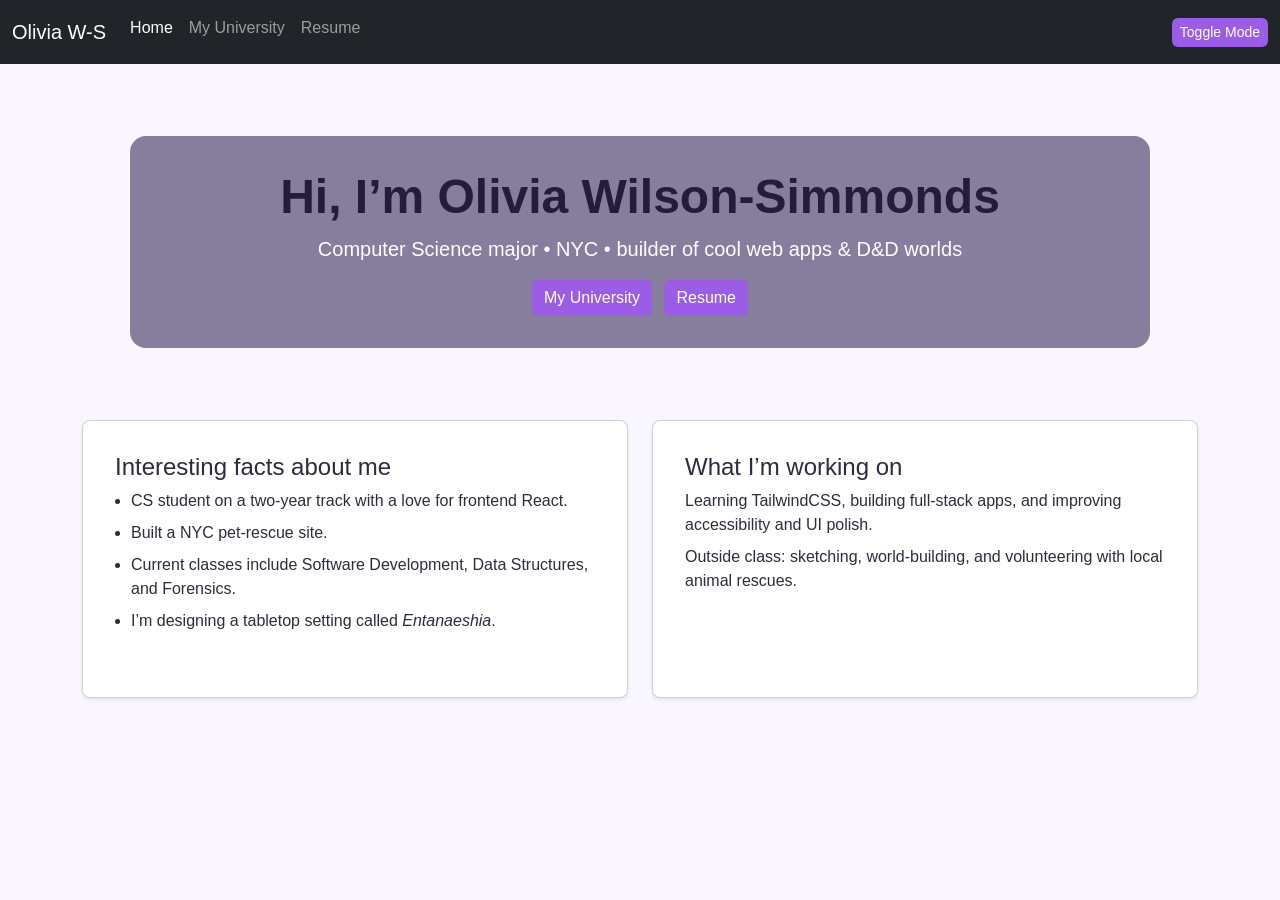
<file: index.html>
<!DOCTYPE html>
<html lang="en">
<head>
  <meta charset="utf-8"/>
  <meta name="viewport" content="width=device-width, initial-scale=1.0"/>
  <title>Olivia Wilson-Simmonds — Home</title>
  <link href="https://cdn.jsdelivr.net/npm/bootstrap@5.3.2/dist/css/bootstrap.min.css" rel="stylesheet"/>
  <link href="theme.css" rel="stylesheet"/>
</head>
<body>
  <nav class="navbar navbar-expand-lg navbar-dark bg-dark mb-4">
    <div class="container-fluid">
      <a class="navbar-brand" href="index.html">Olivia W-S</a>
      <button class="navbar-toggler" type="button" data-bs-toggle="collapse" data-bs-target="#navbarNav">
        <span class="navbar-toggler-icon"></span>
      </button>
      <div class="collapse navbar-collapse" id="navbarNav">
        <ul class="navbar-nav me-auto">
          <li class="nav-item"><a class="nav-link active" href="index.html">Home</a></li>
          <li class="nav-item"><a class="nav-link" href="myUniversity.html">My University</a></li>
          <li class="nav-item"><a class="nav-link" href="resume.html">Resume</a></li>
        </ul>
        <button id="themeToggle" class="btn btn-outline-light btn-sm">Toggle Mode</button>
      </div>
    </div>
  </nav>

  <main class="container">
    <div class="p-5 text-center rounded-3 mb-4 hero-block"
      style="
        background-image: url('https://i.imgur.com/jUz4cRM.jpeg');
        background-size: cover;
        background-position: center;
        color: white;
      ">
      <div style="background-color: rgba(60, 45, 90, 0.6); padding: 2rem; border-radius: 1rem;">
        <h1 class="display-5 fw-bold">Hi, I’m Olivia Wilson-Simmonds</h1>
        <p class="fs-5">Computer Science major • NYC • builder of cool web apps & D&D worlds</p>
        <div class="mt-3">
          <a class="btn btn-primary me-2" href="myUniversity.html">My University</a>
          <a class="btn btn-secondary" href="resume.html">Resume</a>
        </div>
      </div>
    </div>


    <section class="row g-4">
      <div class="col-md-6">
        <div class="card shadow-sm h-100">
          <div class="card-body">
            <h2 class="h4">Interesting facts about me</h2>
            <ul class="mb-0">
              <li>CS student on a two-year track with a love for frontend React.</li>
              <li>Built a NYC pet-rescue site.</li>
              <li>Current classes include Software Development, Data Structures, and Forensics.</li>
              <li>I’m designing a tabletop setting called <em>Entanaeshia</em>.</li>
            </ul>
          </div>
        </div>
      </div>

      <div class="col-md-6">
        <div class="card shadow-sm h-100">
          <div class="card-body">
            <h2 class="h4">What I’m working on</h2>
            <p class="mb-2">Learning TailwindCSS, building full-stack apps, and improving accessibility and UI polish.</p>
            <p class="mb-0">Outside class: sketching, world-building, and volunteering with local animal rescues.</p>
          </div>
        </div>
      </div>
    </section>
  </main>


  <script src="https://cdn.jsdelivr.net/npm/bootstrap@5.3.2/dist/js/bootstrap.bundle.min.js"></script>
  <script src="theme.js"></script>

</body>
</html>
</file>
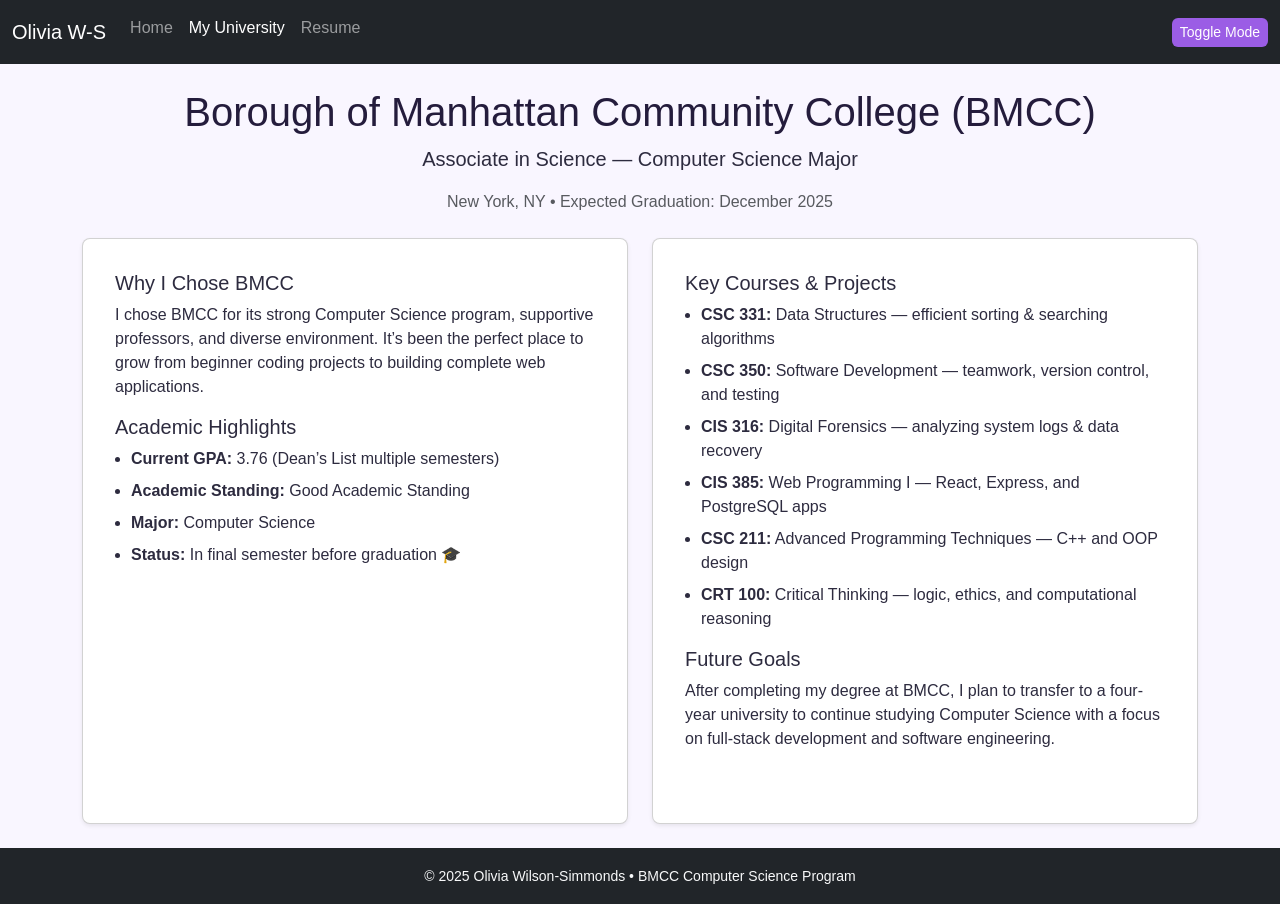
<file: myUniversity.html>
<!DOCTYPE html>
<html lang="en">
<head>
  <meta charset="UTF-8" />
  <meta name="viewport" content="width=device-width, initial-scale=1.0" />
  <title>My University — BMCC</title>
  <link href="https://cdn.jsdelivr.net/npm/bootstrap@5.3.2/dist/css/bootstrap.min.css" rel="stylesheet" />
  <link href="theme.css" rel="stylesheet" />
</head>
<body>
  <nav class="navbar navbar-expand-lg navbar-dark bg-dark mb-4">
    <div class="container-fluid">
      <a class="navbar-brand" href="index.html">Olivia W-S</a>
      <button class="navbar-toggler" type="button" data-bs-toggle="collapse" data-bs-target="#navbarNav">
        <span class="navbar-toggler-icon"></span>
      </button>
      <div class="collapse navbar-collapse" id="navbarNav">
        <ul class="navbar-nav me-auto">
          <li class="nav-item"><a class="nav-link" href="index.html">Home</a></li>
          <li class="nav-item"><a class="nav-link active" href="myUniversity.html">My University</a></li>
          <li class="nav-item"><a class="nav-link" href="resume.html">Resume</a></li>
        </ul>
        <button id="themeToggle" class="btn btn-outline-light btn-sm">Toggle Mode</button>
      </div>
    </div>
  </nav>

  <main class="container">
    <div class="text-center mb-4">
      <h1 class="display-6">Borough of Manhattan Community College (BMCC)</h1>
      <p class="lead">Associate in Science — Computer Science Major</p>
      <p class="text-muted">New York, NY • Expected Graduation: December 2025</p>
    </div>

    <section class="row g-4">
      <div class="col-md-6">
        <div class="card h-100 shadow-sm">
          <div class="card-body">
            <h2 class="h5">Why I Chose BMCC</h2>
            <p>
              I chose BMCC for its strong Computer Science program, supportive professors, and diverse environment.
              It’s been the perfect place to grow from beginner coding projects to building complete web applications.
            </p>

            <h2 class="h5 mt-3">Academic Highlights</h2>
            <ul>
              <li><strong>Current GPA:</strong> 3.76 (Dean’s List multiple semesters)</li>
              <li><strong>Academic Standing:</strong> Good Academic Standing</li>
              <li><strong>Major:</strong> Computer Science</li>
              <li><strong>Status:</strong> In final semester before graduation 🎓</li>
            </ul>
          </div>
        </div>
      </div>

      <div class="col-md-6">
        <div class="card h-100 shadow-sm">
          <div class="card-body">
            <h2 class="h5">Key Courses & Projects</h2>
            <ul>
              <li><strong>CSC 331:</strong> Data Structures — efficient sorting & searching algorithms</li>
              <li><strong>CSC 350:</strong> Software Development — teamwork, version control, and testing</li>
              <li><strong>CIS 316:</strong> Digital Forensics — analyzing system logs & data recovery</li>
              <li><strong>CIS 385:</strong> Web Programming I — React, Express, and PostgreSQL apps</li>
              <li><strong>CSC 211:</strong> Advanced Programming Techniques — C++ and OOP design</li>
              <li><strong>CRT 100:</strong> Critical Thinking — logic, ethics, and computational reasoning</li>
            </ul>

            <h2 class="h5 mt-3">Future Goals</h2>
            <p>
              After completing my degree at BMCC, I plan to transfer to a four-year university to continue studying
              Computer Science with a focus on full-stack development and software engineering.
            </p>
          </div>
        </div>
      </div>
    </section>
  </main>

  <footer class="bg-dark text-light text-center py-3 mt-4">
    <small>&copy; 2025 Olivia Wilson-Simmonds • BMCC Computer Science Program</small>
  </footer>

  <script src="https://cdn.jsdelivr.net/npm/bootstrap@5.3.2/dist/js/bootstrap.bundle.min.js"></script>
  <script src="theme.js"></script>
</body>
</html>
</file>
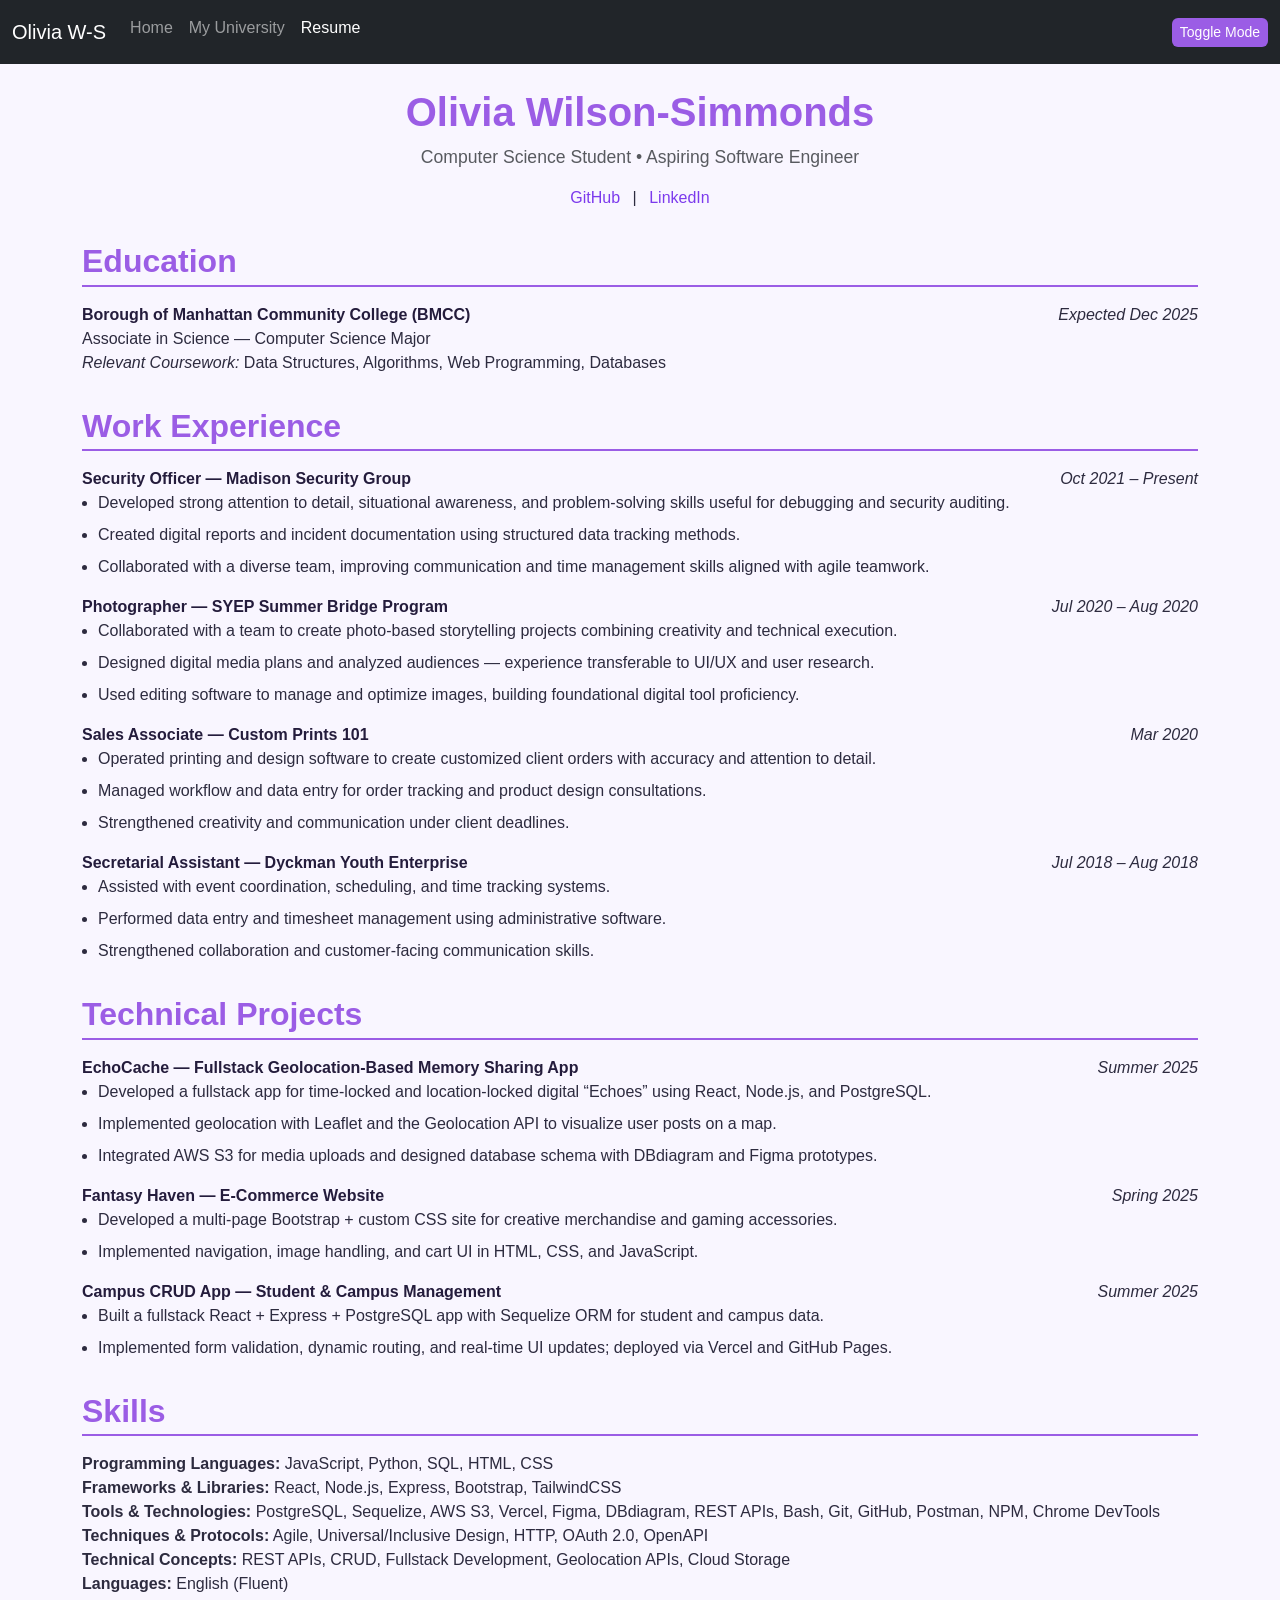
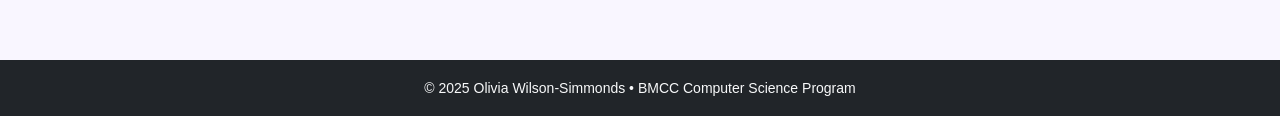
<file: resume.html>
<!DOCTYPE html>
<html lang="en">
<head>
  <meta charset="UTF-8" />
  <meta name="viewport" content="width=device-width, initial-scale=1.0" />
  <title>Resume — Olivia Wilson-Simmonds</title>
  <link href="https://cdn.jsdelivr.net/npm/bootstrap@5.3.2/dist/css/bootstrap.min.css" rel="stylesheet" />
  <link href="theme.css" rel="stylesheet" />
  <style>
    .resume-header {
      text-align: center;
      margin-bottom: 2rem;
    }
    .resume-header h1 {
      font-weight: 700;
      color: var(--accent-color);
    }
    .resume-links a {
      color: var(--link-color);
      text-decoration: none;
      margin: 0 0.5rem;
    }
    .section-title {
      font-weight: 600;
      color: var(--accent-color);
      border-bottom: 2px solid var(--accent-color);
      margin-top: 2rem;
      margin-bottom: 1rem;
      padding-bottom: 0.25rem;
    }
    .resume-item {
      margin-bottom: 1rem;
    }
    .resume-date {
      float: right;
      font-style: italic;
      color: var(--text-color);
    }
    ul {
      padding-left: 1rem;
    }
    ul li {
      margin-bottom: 0.5rem;
    }
  </style>
</head>
<body>
  <nav class="navbar navbar-expand-lg navbar-dark bg-dark mb-4">
    <div class="container-fluid">
      <a class="navbar-brand" href="index.html">Olivia W-S</a>
      <button class="navbar-toggler" type="button" data-bs-toggle="collapse" data-bs-target="#navbarNav">
        <span class="navbar-toggler-icon"></span>
      </button>
      <div class="collapse navbar-collapse" id="navbarNav">
        <ul class="navbar-nav me-auto">
          <li class="nav-item"><a class="nav-link" href="index.html">Home</a></li>
          <li class="nav-item"><a class="nav-link" href="myUniversity.html">My University</a></li>
          <li class="nav-item"><a class="nav-link active" href="resume.html">Resume</a></li>
        </ul>
        <button id="themeToggle" class="btn btn-outline-light btn-sm">Toggle Mode</button>
      </div>
    </div>
  </nav>

  <main class="container pb-5">
    <!-- Header -->
    <div class="resume-header">
      <h1>Olivia Wilson-Simmonds</h1>
      <p class="text-muted">Computer Science Student • Aspiring Software Engineer</p>
      <div class="resume-links">
        <a href="https://github.com/heavenwilson" target="_blank">GitHub</a> |
        <a href="https://www.linkedin.com/in/olivia-wilson-simmonds-5a785b369" target="_blank">LinkedIn</a>
      </div>
    </div>

    <!-- Education -->
    <section>
      <h2 class="section-title">Education</h2>
      <div class="resume-item">
        <strong>Borough of Manhattan Community College (BMCC)</strong>
        <span class="resume-date">Expected Dec 2025</span><br>
        Associate in Science — Computer Science Major<br>
        <em>Relevant Coursework:</em> Data Structures, Algorithms, Web Programming, Databases
      </div>
    </section>

    <!-- Work Experience -->
    <section>
      <h2 class="section-title">Work Experience</h2>

      <div class="resume-item">
        <strong>Security Officer — Madison Security Group</strong>
        <span class="resume-date">Oct 2021 – Present</span>
        <ul>
          <li>Developed strong attention to detail, situational awareness, and problem-solving skills useful for debugging and security auditing.</li>
          <li>Created digital reports and incident documentation using structured data tracking methods.</li>
          <li>Collaborated with a diverse team, improving communication and time management skills aligned with agile teamwork.</li>
        </ul>
      </div>

      <div class="resume-item">
        <strong>Photographer — SYEP Summer Bridge Program</strong>
        <span class="resume-date">Jul 2020 – Aug 2020</span>
        <ul>
          <li>Collaborated with a team to create photo-based storytelling projects combining creativity and technical execution.</li>
          <li>Designed digital media plans and analyzed audiences — experience transferable to UI/UX and user research.</li>
          <li>Used editing software to manage and optimize images, building foundational digital tool proficiency.</li>
        </ul>
      </div>

      <div class="resume-item">
        <strong>Sales Associate — Custom Prints 101</strong>
        <span class="resume-date">Mar 2020</span>
        <ul>
          <li>Operated printing and design software to create customized client orders with accuracy and attention to detail.</li>
          <li>Managed workflow and data entry for order tracking and product design consultations.</li>
          <li>Strengthened creativity and communication under client deadlines.</li>
        </ul>
      </div>

      <div class="resume-item">
        <strong>Secretarial Assistant — Dyckman Youth Enterprise</strong>
        <span class="resume-date">Jul 2018 – Aug 2018</span>
        <ul>
          <li>Assisted with event coordination, scheduling, and time tracking systems.</li>
          <li>Performed data entry and timesheet management using administrative software.</li>
          <li>Strengthened collaboration and customer-facing communication skills.</li>
        </ul>
      </div>
    </section>

    <!-- Technical Projects -->
    <section>
      <h2 class="section-title">Technical Projects</h2>

      <div class="resume-item">
        <strong>EchoCache — Fullstack Geolocation-Based Memory Sharing App</strong>
        <span class="resume-date">Summer 2025</span>
        <ul>
          <li>Developed a fullstack app for time-locked and location-locked digital “Echoes” using React, Node.js, and PostgreSQL.</li>
          <li>Implemented geolocation with Leaflet and the Geolocation API to visualize user posts on a map.</li>
          <li>Integrated AWS S3 for media uploads and designed database schema with DBdiagram and Figma prototypes.</li>
        </ul>
      </div>

      <div class="resume-item">
        <strong>Fantasy Haven — E-Commerce Website</strong>
        <span class="resume-date">Spring 2025</span>
        <ul>
          <li>Developed a multi-page Bootstrap + custom CSS site for creative merchandise and gaming accessories.</li>
          <li>Implemented navigation, image handling, and cart UI in HTML, CSS, and JavaScript.</li>
        </ul>
      </div>

      <div class="resume-item">
        <strong>Campus CRUD App — Student & Campus Management</strong>
        <span class="resume-date">Summer 2025</span>
        <ul>
          <li>Built a fullstack React + Express + PostgreSQL app with Sequelize ORM for student and campus data.</li>
          <li>Implemented form validation, dynamic routing, and real-time UI updates; deployed via Vercel and GitHub Pages.</li>
        </ul>
      </div>
    </section>

    <!-- Skills -->
    <section>
      <h2 class="section-title">Skills</h2>
      <p>
        <strong>Programming Languages:</strong> JavaScript, Python, SQL, HTML, CSS<br>
        <strong>Frameworks & Libraries:</strong> React, Node.js, Express, Bootstrap, TailwindCSS<br>
        <strong>Tools & Technologies:</strong> PostgreSQL, Sequelize, AWS S3, Vercel, Figma, DBdiagram, REST APIs, Bash, Git, GitHub, Postman, NPM, Chrome DevTools<br>
        <strong>Techniques & Protocols:</strong> Agile, Universal/Inclusive Design, HTTP, OAuth 2.0, OpenAPI<br>
        <strong>Technical Concepts:</strong> REST APIs, CRUD, Fullstack Development, Geolocation APIs, Cloud Storage<br>
        <strong>Languages:</strong> English (Fluent)
      </p>
    </section>
  </main>

  <footer class="bg-dark text-light text-center py-3">
    <small>&copy; 2025 Olivia Wilson-Simmonds • BMCC Computer Science Program</small>
  </footer>

  <script src="https://cdn.jsdelivr.net/npm/bootstrap@5.3.2/dist/js/bootstrap.bundle.min.js"></script>
  <script src="theme.js"></script>
</body>
</html>
</file>
<file: theme.css>
html, body {
  transition: background-color 0.3s ease, color 0.3s ease;
}

:root {
  --bg-color: #f9f6ff;
  --text-color: #2d2b3f;
  --card-bg: #ffffff;
  --card-text: #2d2b3f;
  --heading-color: #241c3c;
  --accent-color: #9b5de5;       /* bright violet accent */
  --button-color: #9b5de5;       /* purple buttons */
  --button-text: #ffffff;
  --link-color: #7c3aed;         /* lavender-purple links */
}

.dark-mode {
  --bg-color: #1b152b;
  --text-color: #e6dcff;
  --card-bg: #2a2140;
  --card-text: #e6dcff;
  --heading-color: #ffffff;
  --accent-color: #c77dff;       /* lighter purple accent */
  --button-color: #c77dff;
  --button-text: #1b152b;
  --link-color: #b794f4;
}

body {
  background-color: var(--bg-color);
  color: var(--text-color);
  font-family: 'Segoe UI', Tahoma, Geneva, Verdana, sans-serif;
  transition: background-color 0.3s ease, color 0.3s ease;
}

h1, h2, h3 {
  color: var(--heading-color);
}

a {
  color: var(--link-color);
}

.card, .location-card {
  background-color: var(--card-bg);
  color: var(--card-text);
  border-radius: 8px;
  box-shadow: 0 2px 8px rgba(0, 0, 0, 0.05);
  padding: 1rem;
  margin-bottom: 1.5rem;
}

button,
.btn {
  background-color: var(--button-color);
  color: var(--button-text);
  border: none;
  border-radius: 6px;
  transition: opacity 0.2s ease;
}

button:hover,
.btn:hover {
  opacity: 0.9;
}

/* === Resume Page Styling === */

.resume-header {
  text-align: center;
  margin-bottom: 2rem;
}

.resume-header h1 {
  font-weight: 700;
  color: var(--accent-color);
}

.resume-header p {
  font-size: 1.1rem;
  color: var(--text-color);
}

.resume-links a {
  color: var(--link-color);
  text-decoration: none;
  margin: 0 0.5rem;
}

.resume-links a:hover {
  text-decoration: underline;
}

.section-title {
  font-weight: 600;
  color: var(--accent-color);
  border-bottom: 2px solid var(--accent-color);
  margin-top: 2rem;
  margin-bottom: 1rem;
  padding-bottom: 0.25rem;
}

.resume-item {
  margin-bottom: 1rem;
}

.resume-item strong {
  color: var(--heading-color);
}

.resume-date {
  float: right;
  font-style: italic;
  color: var(--text-color);
}

ul {
  padding-left: 1rem;
}

ul li {
  margin-bottom: 0.5rem;
}

footer {
  background-color: var(--accent-color);
  color: var(--button-text);
}
</file>
